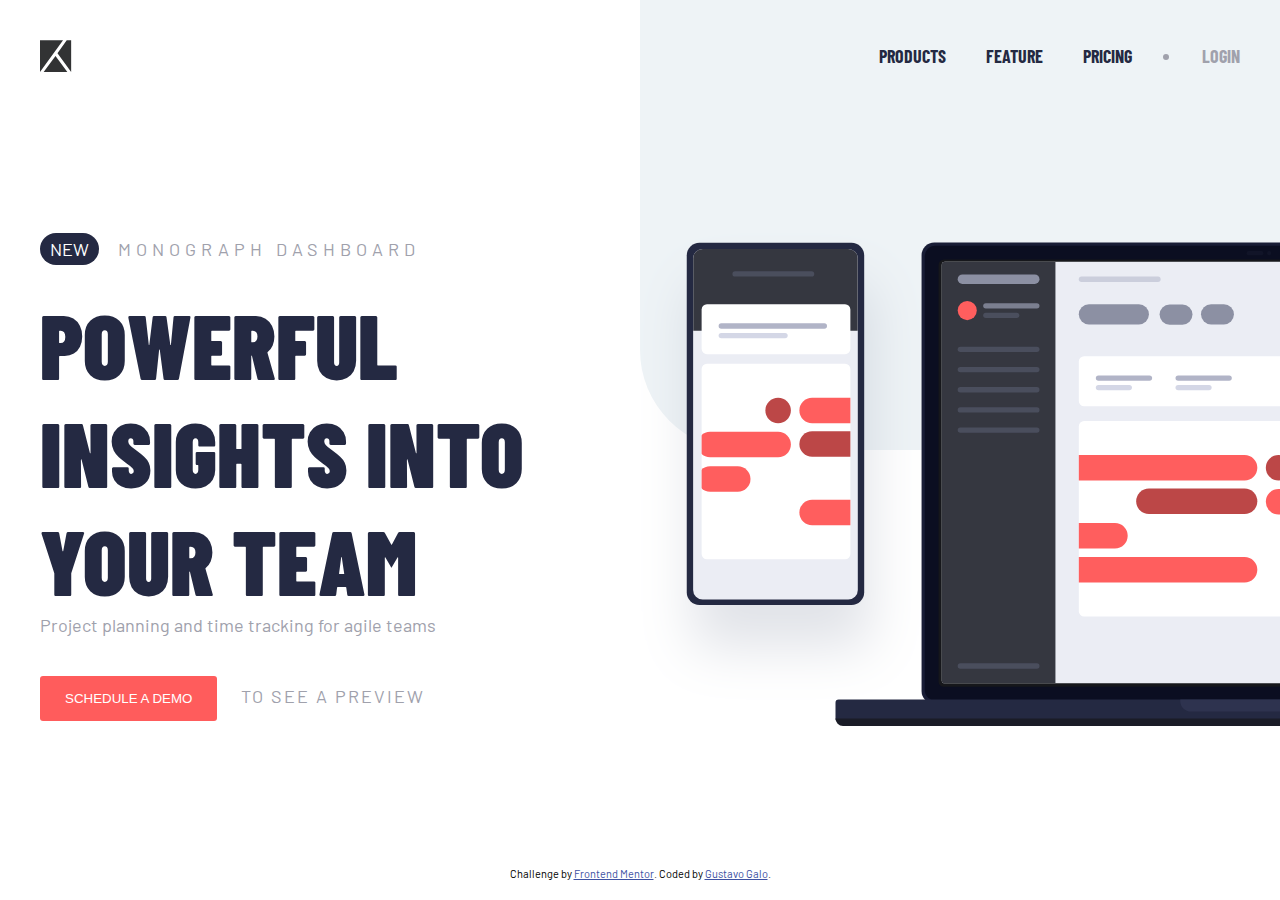
<file: index.html>
<!DOCTYPE html>
<html lang="en">
<head>
  <meta charset="UTF-8">
  <meta name="viewport" content="width=device-width, initial-scale=1.0"> <!-- displays site properly based on user's device -->

  <link rel="icon" type="image/png" sizes="32x32" href="./images/favicon-32x32.png">
  
  <title>Frontend Mentor | Project tracking intro component</title>

  <link rel="stylesheet" href="./styles/header.css">
  <link rel="stylesheet" href="./styles/main.css">

  <link href="https://fonts.googleapis.com/css?family=Barlow+Condensed&display=swap" rel="stylesheet">
  <link href="https://fonts.googleapis.com/css?family=Barlow&display=swap" rel="stylesheet">

  <!-- Feel free to remove these styles or customise in your own stylesheet 👍 -->
  <style>
    * {
      margin: 0px; 
      padding: 0px;
      outline: 0;
      box-sizing: border-box;
    }

    body, html {
      height: 100%;
      font-size: 18px;
      font-family: Barlow;
      font-weight: 400;
    }

    body {
      overflow-x: hidden;
    }

    .background-top {
      width: 50vw;
      position: absolute;
      left: 50vw;
      top: 0;
      height: 50vh;
      background: hsl(207, 33%, 95%);
      z-index: -1;
      border-bottom-left-radius: 100px;
    }

    .attribution { font-size: 11px; text-align: center; }
    .attribution a { color: hsl(228, 45%, 44%); }
  </style>
</head>
<body>
  <header>
    <div class="center">
      <img src="./images/logo.svg" alt="logo">
      <nav>
        <ul>
          <li>PRODUCTS</li>
          <li>FEATURE</li>
          <li>PRICING</li>
          <li>LOGIN</li>
        </ul>
      </nav>
      <img onclick="ToggleVisibility()" src="./images/icon-hamburger.svg" alt="icon-hamburger" >
      <img onclick="ToggleVisibility()" src="./images/icon-close.svg" alt="icon-close" style="display: none;">
    </div>
    <div style="display: none;" class="dropdown-container">
      <nav>
        <ul class="dropdown-menu">
          <li>PRODUCTS</li>
          <li>FEATURE</li>
          <li>PRICING</li>
          <li>LOGIN</li>
        </ul>
      </nav>
    </div>
  </header>
  <main>
    <section class="left">
      <div class="container">
        <div class="top">
          <span>NEW</span>
          <span>MONOGRAPH DASHBOARD</span>
        </div>
        <h1>POWERFUL INSIGHTS INTO YOUR TEAM</h1>
        <div class="mid">
          <span>Project planning and time tracking for agile teams</span>
        </div>
        <div class="bottom">
          <button>SCHEDULE A DEMO</button>
          <span>TO SEE A PREVIEW</span>
        </div>
      </div>
    </section>
    <section class="right">
      <img src="./images/illustration-devices.svg" alt="illustration-devices">
    </section>
  </main>
  <footer>
    <p class="attribution">
      Challenge by <a href="https://www.frontendmentor.io?ref=challenge" target="_blank">Frontend Mentor</a>. 
      Coded by <a href="https://github.com/gustavogalo" target="_blank" >Gustavo Galo</a>.
    </p>
  </footer>
  <div class="background-top"></div>
  <script>
    function ToggleVisibility() {
      let dropdownElement = document.querySelector('.dropdown-container');
      let iconHamburgerElement =document.querySelector('img[alt="icon-hamburger"]');
      let iconCloseElement = document.querySelector('img[alt="icon-close"]');

      let displayValue = dropdownElement.style.display;

      if (displayValue === 'none') {
        dropdownElement.style.display = 'block';
        iconHamburgerElement.style.display = 'none';
        iconCloseElement.style.display = 'block';
      }
      else {
        dropdownElement.style.display = 'none';
        iconHamburgerElement.style.display = 'block';
        iconCloseElement.style.display = 'none';
      }
    }
  </script>
</body>
</html>
</file>
<file: styles/header.css>
header {
    width: 100%;
}

header .center {
    max-width: 1440px;
    display: flex;
    justify-content: space-between;
    align-items: center;
    padding: 0 40px;
    padding-top: 40px;
    margin: 0 auto;
}

header .center > nav ul {
    display: flex;
}

header .center > nav ul li {
    font-family: 'Barlow Condensed';
    font-weight: 700;
}

header .center > nav ul li:not(:last-of-type) {
    list-style: none;
    padding: 0 20px;
    color: hsl(230, 29%, 20%);
}

header .center > nav ul li:last-of-type {
    padding-left: 20px;
    margin-left: 30px;
    color: hsl(231, 7%, 65%);
}

header .center > nav ul li:hover {
    text-decoration: underline;
    cursor: pointer;
}

header .center img[alt="icon-hamburger"], header .center img[alt="icon-close"] {
    display: none;
}

header .dropdown-container {
    padding: 0 40px;
    margin-top: 40px;
    position: absolute;
    width: 100%;
}

header .dropdown-container .dropdown-menu {
    text-align: center;
    list-style: none;
    z-index: 1;
    background: #fff;
    box-shadow: 0 0 5px rgba(0, 0, 0, 0.2);
    border-radius: 2px;
    padding: 0 20px;
}

header .dropdown-container .dropdown-menu li {
    font-family: 'Barlow Condensed';
    font-weight: 700;
    padding-top: 20px;
}

header .dropdown-container .dropdown-menu li:hover {
    text-decoration: underline;
}

header .dropdown-container .dropdown-menu li:last-of-type {
    padding-bottom: 20px;
    margin-top: 20px;
    color: hsl(231, 7%, 65%);
    border-top: 1px solid hsl(231, 7%, 65%);
}

@media screen and (max-width: 900px) {
    header .center img[alt="icon-hamburger"] {
        display: block;
        cursor: pointer;
    }

    header .center > nav {
        display: none;
    }
}

@media screen and (min-width: 900px) {
    header .center img[alt="icon-hamburger"], header .center img[alt="icon-close"] {
        display: none;
    }

    header .dropdown-container {
        display: none;
    }
}
</file>
<file: styles/main.css>
main {
    display: grid;
    max-width: 1440px;
    height: calc(100% - 104.72px);
    margin: 0 auto;
    padding: 0 40px;

    grid-template-columns: 50% 50%;
    grid-template-rows: auto;
    grid-template-areas: "esquerda direita";

}   

main .left {
    grid-area: esquerda;
    height: 100%;
    display: grid;
    align-items: center;

    padding-top: 20px;
}

main .left .container span {
    color: hsl(231, 7%, 65%);
}

main .left .container .top span:first-of-type {
    color: #fff;
    background: hsl(230, 29%, 20%);
    padding: 5px 10px;
    border-radius: 50px;
}

main .left .container .top span:last-of-type {
    letter-spacing: 5px;
    padding-left: 15px;
}

main .left .container h1 {
    color: hsl(230, 29%, 20%);
    padding-top: 30px;
    font-family: 'Barlow Condensed';
    font-weight: 900;
    font-size: 90px;
}

main .left .container .bottom {
    padding-top: 40px;
}

main .left .container .bottom button {
    padding: 15px 25px;
    background: hsl(0, 100%, 68%);
    color: white;
    border: none;
    border-radius: 3px;
}

main .left .container .bottom button:hover {
    opacity: 0.9;
    transition: 0.1s;
    cursor: pointer;
}

main .left .container .bottom span {
    padding-left: 20px;
    letter-spacing: 2px;
}

main .right {
    grid-area: direita;
    height: 100%;
    align-items: center;
    display: grid;
    align-items: center;
    padding-top: 20px;
}

main .right img {
    width: calc(100% * 1.70);
}

@media screen and (max-width: 900px) {
    main {
        display: flex;
        flex-direction: column-reverse;
        align-items: flex-end;
        height: auto;
        padding: 0 40px;
    }

    main .left, main .right {
        display: block;
        height: auto;
        padding-top: 60px;
    }

    main .left {
        display: flex;
        align-items: flex-start;
        width: 100%;
    }

    main .left .container .bottom {
        padding-bottom: 50px;
    }
}
</file>
